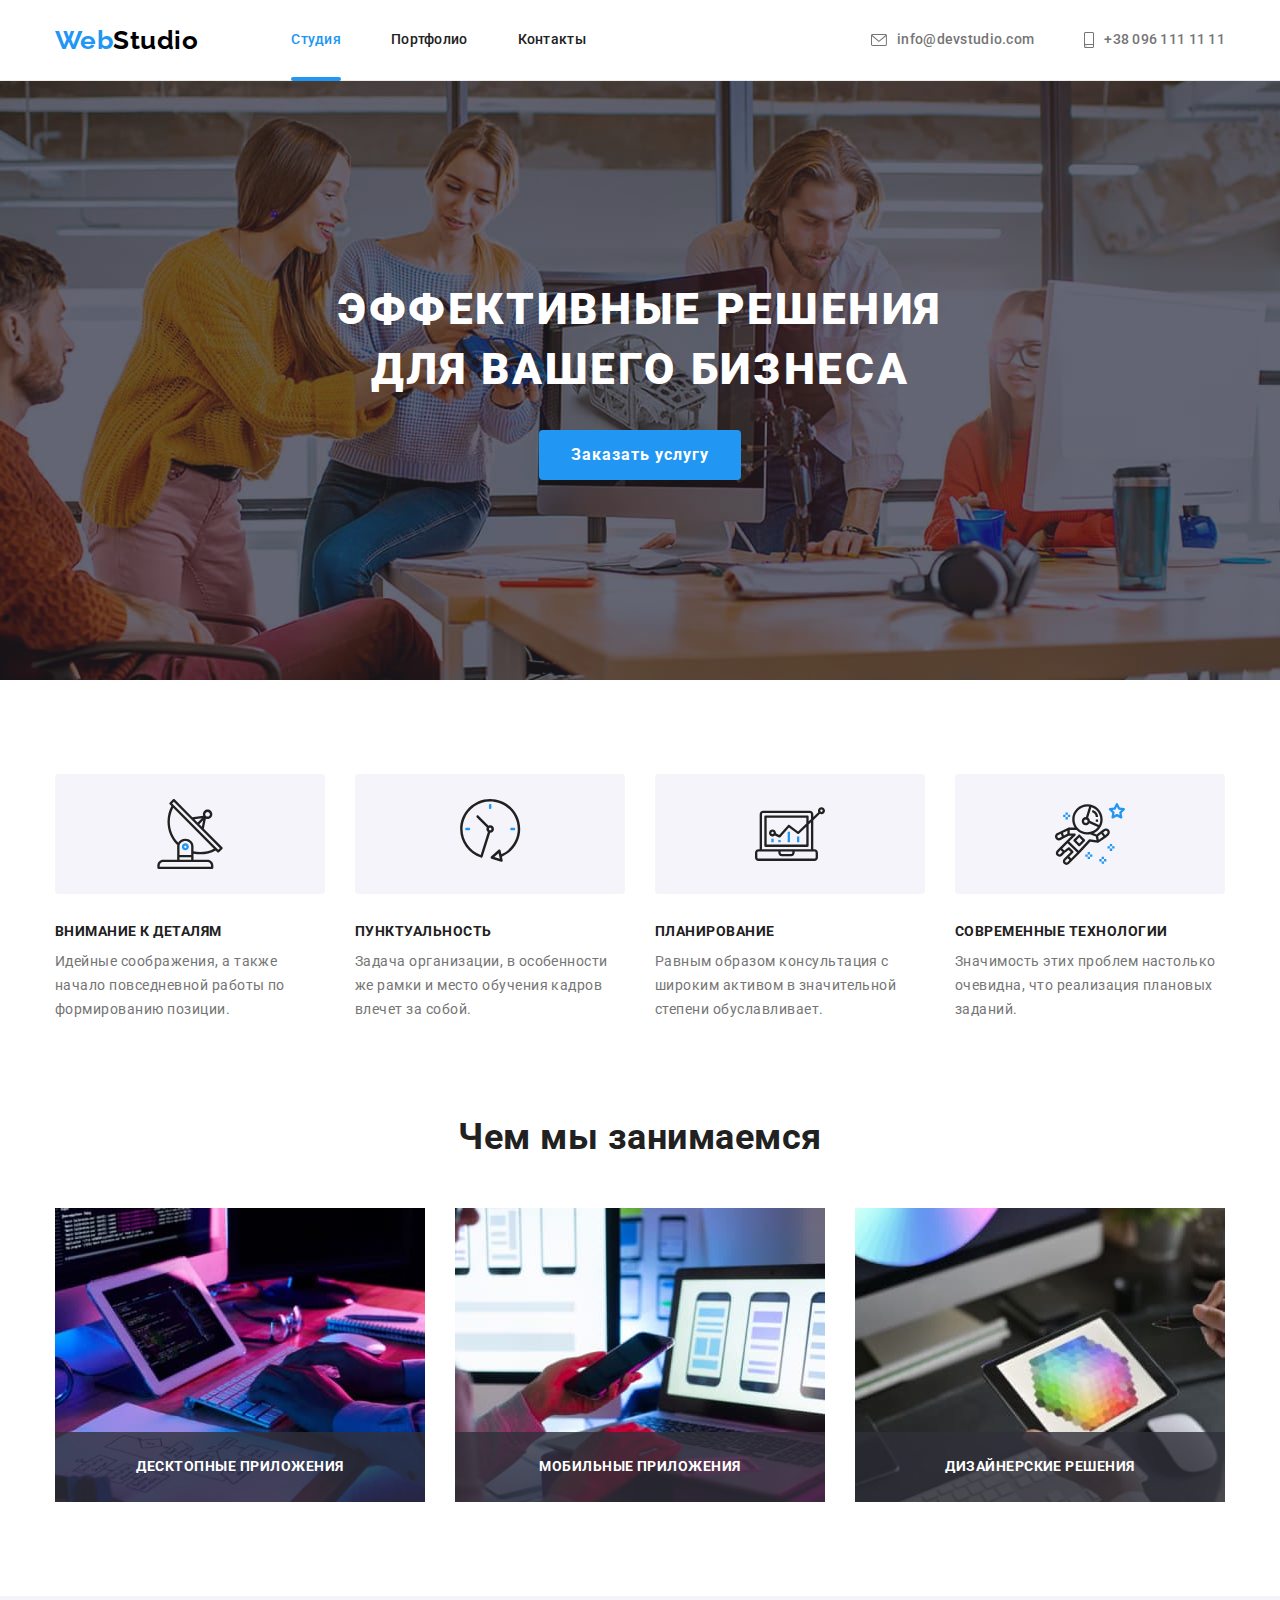
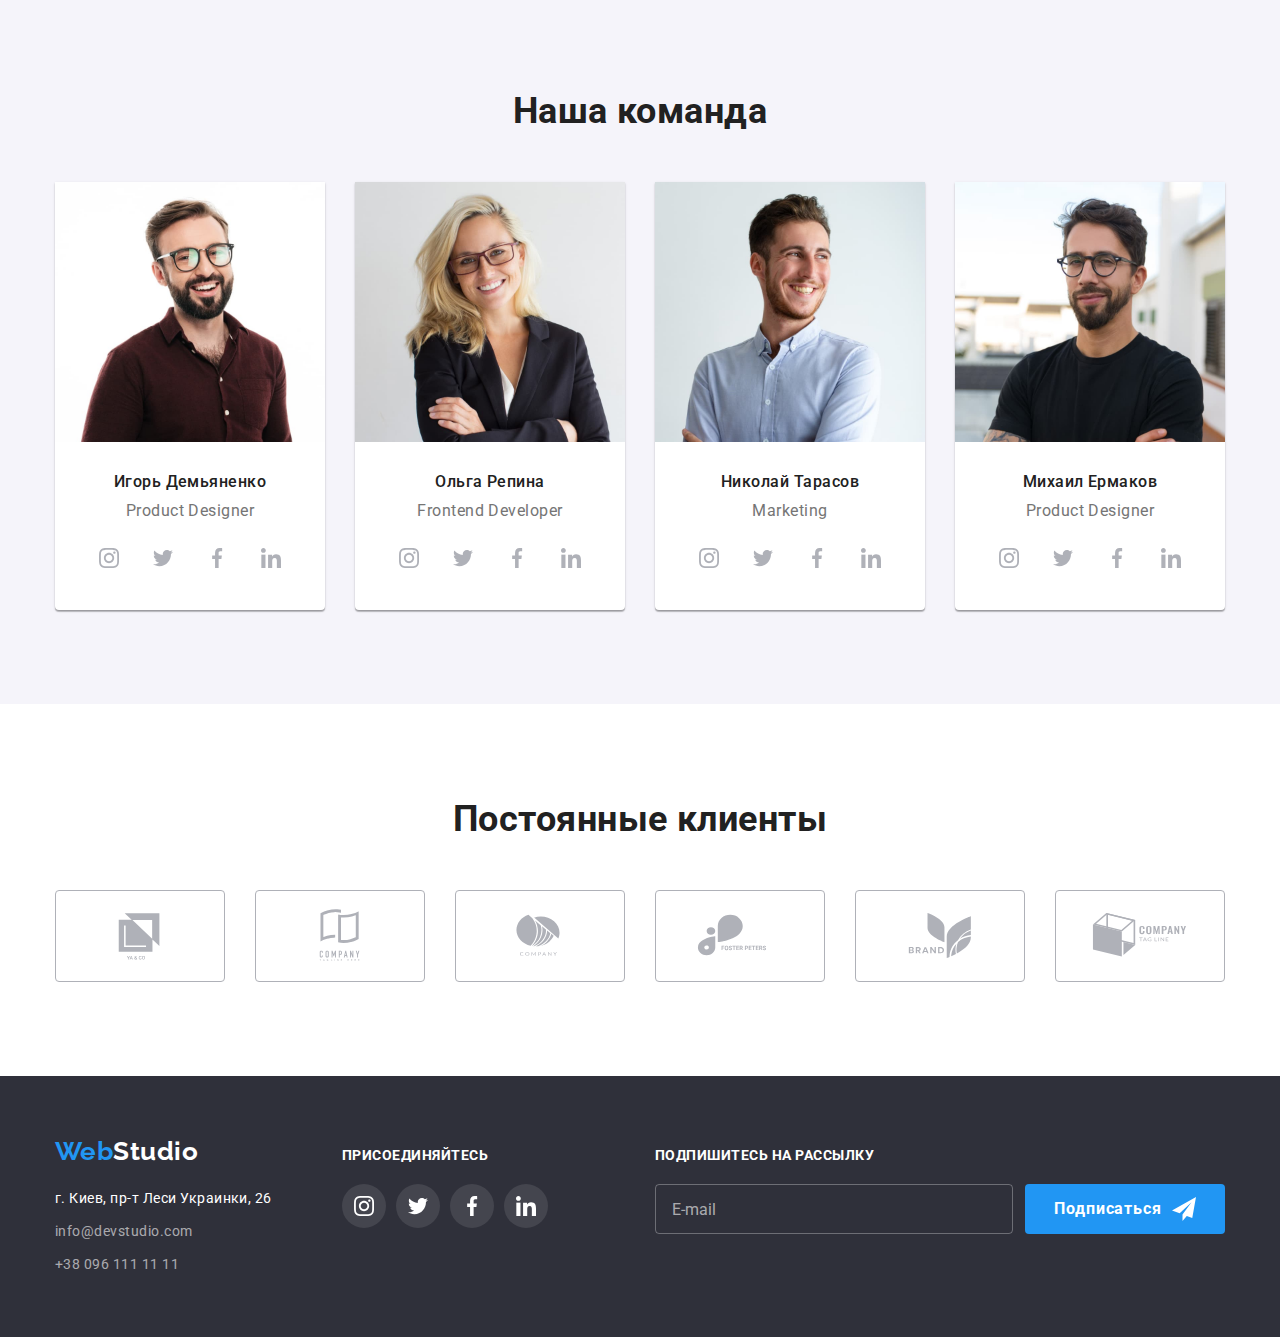
<file: index.html>
<!DOCTYPE html>
<html lang="ru">
  <head>
    <meta charset="UTF-8" />
    <meta http-equiv="X-UA-Compatible" content="IE=edge" />
    <meta name="viewport" content="width=device-width, initial-scale=1.0" />
    <title>Студия</title>

    <link rel="preconnect" href="https://fonts.googleapis.com" />
    <link rel="preconnect" href="https://fonts.gstatic.com" crossorigin />
    <link
      href="https://fonts.googleapis.com/css2?family=Raleway:wght@700&family=Roboto:wght@400;500;700;900&display=swap"
      rel="stylesheet"
    />
    <link
      rel="stylesheet"
      href="https://cdnjs.cloudflare.com/ajax/libs/modern-normalize/1.1.0/modern-normalize.min.css"
      integrity="sha512-wpPYUAdjBVSE4KJnH1VR1HeZfpl1ub8YT/NKx4PuQ5NmX2tKuGu6U/JRp5y+Y8XG2tV+wKQpNHVUX03MfMFn9Q=="
      crossorigin="anonymous"
      referrerpolicy="no-referrer"
    />
    <link rel="stylesheet" href="./css/main.min.css" />
  </head>

  <body>
    <!-- Шапка сайта -->
    <header class="header">
      <div class="container container--header">
        <nav class="nav">
          <a href="./index.html" lang="en" class="logo header__logo link">Web<span>Studio</span></a>
          <!-- Меню навигации -->
          <ul class="nav__list list">
            <li class="nav__item">
              <a href="./index.html" class="nav__link link nav__link--current">Студия</a>
            </li>
            <li class="nav__item">
              <a href="./portfolio.html" class="nav__link link">Портфолио</a>
            </li>
            <li class="nav__item"><a href="#" class="nav__link link">Контакты</a></li>
          </ul>
        </nav>
        <!-- Почта и телефон -->
        <ul class="contacts list">
          <li class="contacts__item">
            <a href="mailto:info@devstudio.com" class="contacts__link link"
              ><svg class="contacts__icon" width="16" height="12">
                <use href="./images/icons.svg#icon-envelope"></use></svg
              >info@devstudio.com</a
            >
          </li>
          <li class="contacts__item">
            <a href="tel:+380961111111" class="contacts__link link"
              ><svg class="contacts__icon" width="10" height="16">
                <use href="./images/icons.svg#icon-smartphone"></use></svg
              >+38 096 111 11 11</a
            >
          </li>
        </ul>
      </div>
    </header>

    <!-- Уникальный контент страницы -->
    <main>
      <!-- Герой -->
      <section class="section hero">
        <div class="container container">
          <h1 class="hero__title">Эффективные решения для вашего бизнеса</h1>
          <button type="button" class="hero__button button" data-modal-open>Заказать услугу</button>
        </div>
      </section>

      <!-- Секция преимущества -->
      <section class="section features">
        <div class="container">
          <h2 class="features__title visually-hidden">Наши преимущества</h2>

          <ul class="features__list list">
            <li class="features__item">
              <div class="features__thumb">
                <svg class="features__icon" width="70" height="70">
                  <use href="./images/icons.svg#icon-antenna"></use>
                </svg>
              </div>
              <h3 class="features__title">Внимание к деталям</h3>
              <p class="features__text">
                Идейные соображения, а также начало повседневной работы по формированию позиции.
              </p>
            </li>
            <li class="features__item">
              <div class="features__thumb">
                <svg class="features__icon" width="70" height="70">
                  <use href="./images/icons.svg#icon-clock"></use>
                </svg>
              </div>
              <h3 class="features__title">Пунктуальность</h3>
              <p class="features__text">
                Задача организации, в особенности же рамки и место обучения кадров влечет за собой.
              </p>
            </li>
            <li class="features__item">
              <div class="features__thumb">
                <svg class="features__icon" width="70" height="70">
                  <use href="./images/icons.svg#icon-diagram"></use>
                </svg>
              </div>
              <h3 class="features__title">Планирование</h3>
              <p class="features__text">
                Равным образом консультация с широким активом в значительной степени обуславливает.
              </p>
            </li>
            <li class="features__item">
              <div class="features__thumb">
                <svg class="features__icon" width="70" height="70">
                  <use href="./images/icons.svg#icon-astronaut"></use>
                </svg>
              </div>
              <h3 class="features__title">Современные технологии</h3>
              <p class="features__text">
                Значимость этих проблем настолько очевидна, что реализация плановых заданий.
              </p>
            </li>
          </ul>
        </div>
      </section>

      <!-- Секция занятия -->
      <section class="section duties">
        <div class="container">
          <h2 class="section__title">Чем мы занимаемся</h2>
          <ul class="duties__list list">
            <li class="duties__item">
              <img
                src="./images/desktop.jpg"
                alt="Человек печатает на клавиатуре перед монитором и планшетом"
                width="370"
                class="duties__picture"
              />
              <h3 class="duties__title">Десктопные приложения</h3>
            </li>
            <li class="duties__item">
              <img
                src="./images/smartphone.jpg"
                alt="Девушка со смартфоном в руке перед монитором "
                width="370"
                class="duties__picture"
              />
              <h3 class="duties__title">Мобильные приложения</h3>
            </li>
            <li class="duties__item">
              <img
                src="./images/design.jpg"
                alt="Палитра цветов на планшете"
                width="370"
                class="duties__picture"
              />
              <h3 class="duties__title">Дизайнерские решения</h3>
            </li>
          </ul>
        </div>
      </section>

      <!-- Секция наша команда -->
      <section class="section team">
        <div class="container">
          <h2 class="section__title">Наша команда</h2>
          <ul class="team__list list">
            <li class="team__item">
              <img src="./images/demianenko.jpg" alt="Игорь Демьяненко" width="270" />
              <div class="team__description">
                <h3 class="team__member">Игорь Демьяненко</h3>
                <p lang="en" class="team__position">Product Designer</p>
                <ul class="social list">
                  <li class="social__item">
                    <a href="" class="social__link link"
                      ><svg class="social__icon" width="20" height="20">
                        <use href="./images/icons.svg#icon-instagram"></use></svg
                    ></a>
                  </li>
                  <li class="social__item">
                    <a href="" class="social__link link"
                      ><svg class="social__icon" width="20" height="20">
                        <use href="./images/icons.svg#icon-twitter"></use></svg
                    ></a>
                  </li>
                  <li class="social__item">
                    <a href="" class="social__link link"
                      ><svg class="social__icon" width="20" height="20">
                        <use href="./images/icons.svg#icon-facebook"></use></svg
                    ></a>
                  </li>
                  <li class="social__item">
                    <a href="" class="social__link link"
                      ><svg class="social__icon" width="20" height="20">
                        <use href="./images/icons.svg#icon-linkedin"></use></svg
                    ></a>
                  </li>
                </ul>
              </div>
            </li>
            <li class="team__item">
              <img src="./images/repina.jpg" alt="Ольга Репина" width="270" />
              <div class="team__description">
                <h3 class="team__member">Ольга Репина</h3>
                <p lang="en" class="team__position">Frontend Developer</p>
                <ul class="social list">
                  <li class="social__item">
                    <a href="" class="social__link link"
                      ><svg class="social__icon" width="20" height="20">
                        <use href="./images/icons.svg#icon-instagram"></use></svg
                    ></a>
                  </li>
                  <li class="social__item">
                    <a href="" class="social__link link"
                      ><svg class="social__icon" width="20" height="20">
                        <use href="./images/icons.svg#icon-twitter"></use></svg
                    ></a>
                  </li>
                  <li class="social__item">
                    <a href="" class="social__link link"
                      ><svg class="social__icon" width="20" height="20">
                        <use href="./images/icons.svg#icon-facebook"></use></svg
                    ></a>
                  </li>
                  <li class="social__item">
                    <a href="" class="social__link link"
                      ><svg class="social__icon" width="20" height="20">
                        <use href="./images/icons.svg#icon-linkedin"></use></svg
                    ></a>
                  </li>
                </ul>
              </div>
            </li>
            <li class="team__item">
              <img src="./images/tarasov.jpg" alt="Николай Тарасов" width="270" />
              <div class="team__description">
                <h3 class="team__member">Николай Тарасов</h3>
                <p lang="en" class="team__position">Marketing</p>
                <ul class="social list">
                  <li class="social__item">
                    <a href="" class="social__link link"
                      ><svg class="social__icon" width="20" height="20">
                        <use href="./images/icons.svg#icon-instagram"></use></svg
                    ></a>
                  </li>
                  <li class="social__item">
                    <a href="" class="social__link link"
                      ><svg class="social__icon" width="20" height="20">
                        <use href="./images/icons.svg#icon-twitter"></use></svg
                    ></a>
                  </li>
                  <li class="social__item">
                    <a href="" class="social__link link"
                      ><svg class="social__icon" width="20" height="20">
                        <use href="./images/icons.svg#icon-facebook"></use></svg
                    ></a>
                  </li>
                  <li class="social__item">
                    <a href="" class="social__link link"
                      ><svg class="social__icon" width="20" height="20">
                        <use href="./images/icons.svg#icon-linkedin"></use></svg
                    ></a>
                  </li>
                </ul>
              </div>
            </li>
            <li class="team__item">
              <img src="./images/ermakov.jpg" alt="Михаил Ермаков" width="270" />
              <div class="team__description">
                <h3 class="team__member">Михаил Ермаков</h3>
                <p lang="en" class="team__position">Product Designer</p>
                <ul class="social list">
                  <li class="social__item">
                    <a href="" class="social__link link"
                      ><svg class="social__icon" width="20" height="20">
                        <use href="./images/icons.svg#icon-instagram"></use></svg
                    ></a>
                  </li>
                  <li class="social__item">
                    <a href="" class="social__link link"
                      ><svg class="social__icon" width="20" height="20">
                        <use href="./images/icons.svg#icon-twitter"></use></svg
                    ></a>
                  </li>
                  <li class="social__item">
                    <a href="" class="social__link link"
                      ><svg class="social__icon" width="20" height="20">
                        <use href="./images/icons.svg#icon-facebook"></use></svg
                    ></a>
                  </li>
                  <li class="social__item">
                    <a href="" class="social__link link"
                      ><svg class="social__icon" width="20" height="20">
                        <use href="./images/icons.svg#icon-linkedin"></use></svg
                    ></a>
                  </li>
                </ul>
              </div>
            </li>
          </ul>
        </div>
      </section>

      <!-- Секция постоянные клиенты -->
      <section class="section customers">
        <div class="container">
          <h2 class="section__title">Постоянные клиенты</h2>
          <ul class="customers__list list">
            <li class="customers__item">
              <a href="" class="customers__link link"
                ><svg class="customers__icon" width="106" height="60">
                  <use href="./images/icons.svg#icon-logo1"></use></svg
              ></a>
            </li>
            <li class="customers__item">
              <a href="" class="customers__link link"
                ><svg class="customers__icon" width="106" height="60">
                  <use href="./images/icons.svg#icon-logo2"></use></svg
              ></a>
            </li>
            <li class="customers__item">
              <a href="" class="customers__link link"
                ><svg class="customers__icon" width="106" height="60">
                  <use href="./images/icons.svg#icon-logo3"></use></svg
              ></a>
            </li>
            <li class="customers__item">
              <a href="" class="customers__link link"
                ><svg class="customers__icon" width="106" height="60">
                  <use href="./images/icons.svg#icon-logo4"></use></svg
              ></a>
            </li>
            <li class="customers__item">
              <a href="" class="customers__link link"
                ><svg class="customers__icon" width="106" height="60">
                  <use href="./images/icons.svg#icon-logo5"></use></svg
              ></a>
            </li>
            <li class="customers__item">
              <a href="" class="customers__link link"
                ><svg class="customers__icon" width="106" height="60">
                  <use href="./images/icons.svg#icon-logo6"></use></svg
              ></a>
            </li>
          </ul>
        </div>
      </section>
    </main>

    <!-- Футер -->
    <footer class="footer">
      <div class="container container--footer">
        <div class="footer__nav">
          <a href="./index.html" lang="en" class="logo footer__logo link">Web<span>Studio</span></a>
          <address class="address">
            <ul class="address__list list">
              <li class="address__item">
                <a
                  class="address__link--map link"
                  href="https://goo.gl/maps/PAVZdiAaU4yc4mdU7"
                  target="_blank"
                  rel="noopener, nofollow, noreferrer"
                  >г. Киев, пр-т Леси Украинки, 26</a
                >
              </li>
              <li class="address__item">
                <a href="mailto:info@devstudio.com" class="address__link link">
                  info@devstudio.com
                </a>
              </li>
              <li class="address__item">
                <a href="tel:+380961111111" class="address__link link">+38 096 111 11 11</a>
              </li>
            </ul>
          </address>
        </div>
        <div class="join-networks">
          <p class="join-networks__text">присоединяйтесь</p>
          <ul class="join-networks__list social list">
            <li class="social__item">
              <a href="" class="social__link social__link--white link"
                ><svg class="social__icon" width="20" height="20">
                  <use href="./images/icons.svg#icon-instagram"></use></svg
              ></a>
            </li>
            <li class="social__item">
              <a href="" class="social__link social__link--white link"
                ><svg class="social__icon" width="20" height="20">
                  <use href="./images/icons.svg#icon-twitter"></use></svg
              ></a>
            </li>
            <li class="social__item">
              <a href="" class="social__link social__link--white link"
                ><svg class="social__icon" width="20" height="20">
                  <use href="./images/icons.svg#icon-facebook"></use></svg
              ></a>
            </li>
            <li class="social__item">
              <a href="" class="social__link social__link--white link"
                ><svg class="social__icon" width="20" height="20">
                  <use href="./images/icons.svg#icon-linkedin"></use></svg
              ></a>
            </li>
          </ul>
        </div>
        <div class="subscription">
          <p class="subscription__text">подпишитесь на рассылку</p>
          <form action="#" class="subscription-form">
            <input
              type="email"
              name="user-email"
              class="subscription-form__input"
              placeholder="E-mail"
            />
            <button type="submit" class="subscription-form__button button">
              Подписаться
              <svg class="icon-telegram" width="24" height="24">
                <use href="./images/icons.svg#icon-telegram"></use>
              </svg>
            </button>
          </form>
        </div>
      </div>
    </footer>
    <div class="backdrop is-hidden" data-modal>
      <div class="modal">
        <button type="button" class="modal__close-button" data-modal-close>
          <svg class="modal__icon-close" width="18" height="18">
            <use href="./images/icons.svg#icon-close"></use>
          </svg>
        </button>

        <p class="modal__title">Оставьте свои данные, мы вам перезвоним</p>
        <form action="#" class="modal-form">
          <div class="modal-form__field">
            <label for="user-name" class="modal-form__label">Имя</label>
            <div class="modal-form__wrap">
              <input
                type="text"
                name="user-name"
                id="user-name"
                class="modal-form__input"
                required
              />
              <svg class="modal-form__icon" width="18" height="18">
                <use href="./images/icons.svg#icon-person"></use>
              </svg>
            </div>
          </div>
          <div class="modal-form__field">
            <label for="user-tel" class="modal-form__label">Телефон</label>
            <div class="modal-form__wrap">
              <input type="tel" name="user-name" id="user-tel" class="modal-form__input" required />
              <svg class="modal-form__icon" width="18" height="18">
                <use href="./images/icons.svg#icon-phone"></use>
              </svg>
            </div>
          </div>
          <div class="modal-form__field">
            <label for="user-email" class="modal-form__label">Почта</label>
            <div class="modal-form__wrap">
              <input
                type="email"
                name="user-email"
                id="user-email"
                class="modal-form__input"
                required
              />
              <svg class="modal-form__icon" width="18" height="18">
                <use href="./images/icons.svg#icon-email"></use>
              </svg>
            </div>
          </div>
          <div class="modal-form__comment-field">
            <label for="user-comment" class="modal-form__label">Комментарий</label>
            <textarea
              name="user-comment"
              id="user-comment"
              class="modal-form__text"
              placeholder="Введите текст"
            ></textarea>
          </div>
          <div class="modal-form__agreement-field">
            <input
              type="checkbox"
              name="agreement"
              id="modal-check"
              class="modal-form__check visually-hidden"
            />
            <label for="modal-check" class="modal-form__check-text"
              ><span
                ><svg class="modal-form__icon-check" width="16" height="15">
                  <use href="./images/icons.svg#icon-check"></use>
                </svg> </span
              >Соглашаюсь с рассылкой и принимаю<a href="" class="modal-form__agreement-link"
                >Условия договора</a
              ></label
            >
          </div>
          <button type="submit" class="modal-form__button button">Отправить</button>
        </form>
      </div>
    </div>
    <script src="./js/modal.js"></script>
  </body>
</html>
</file>
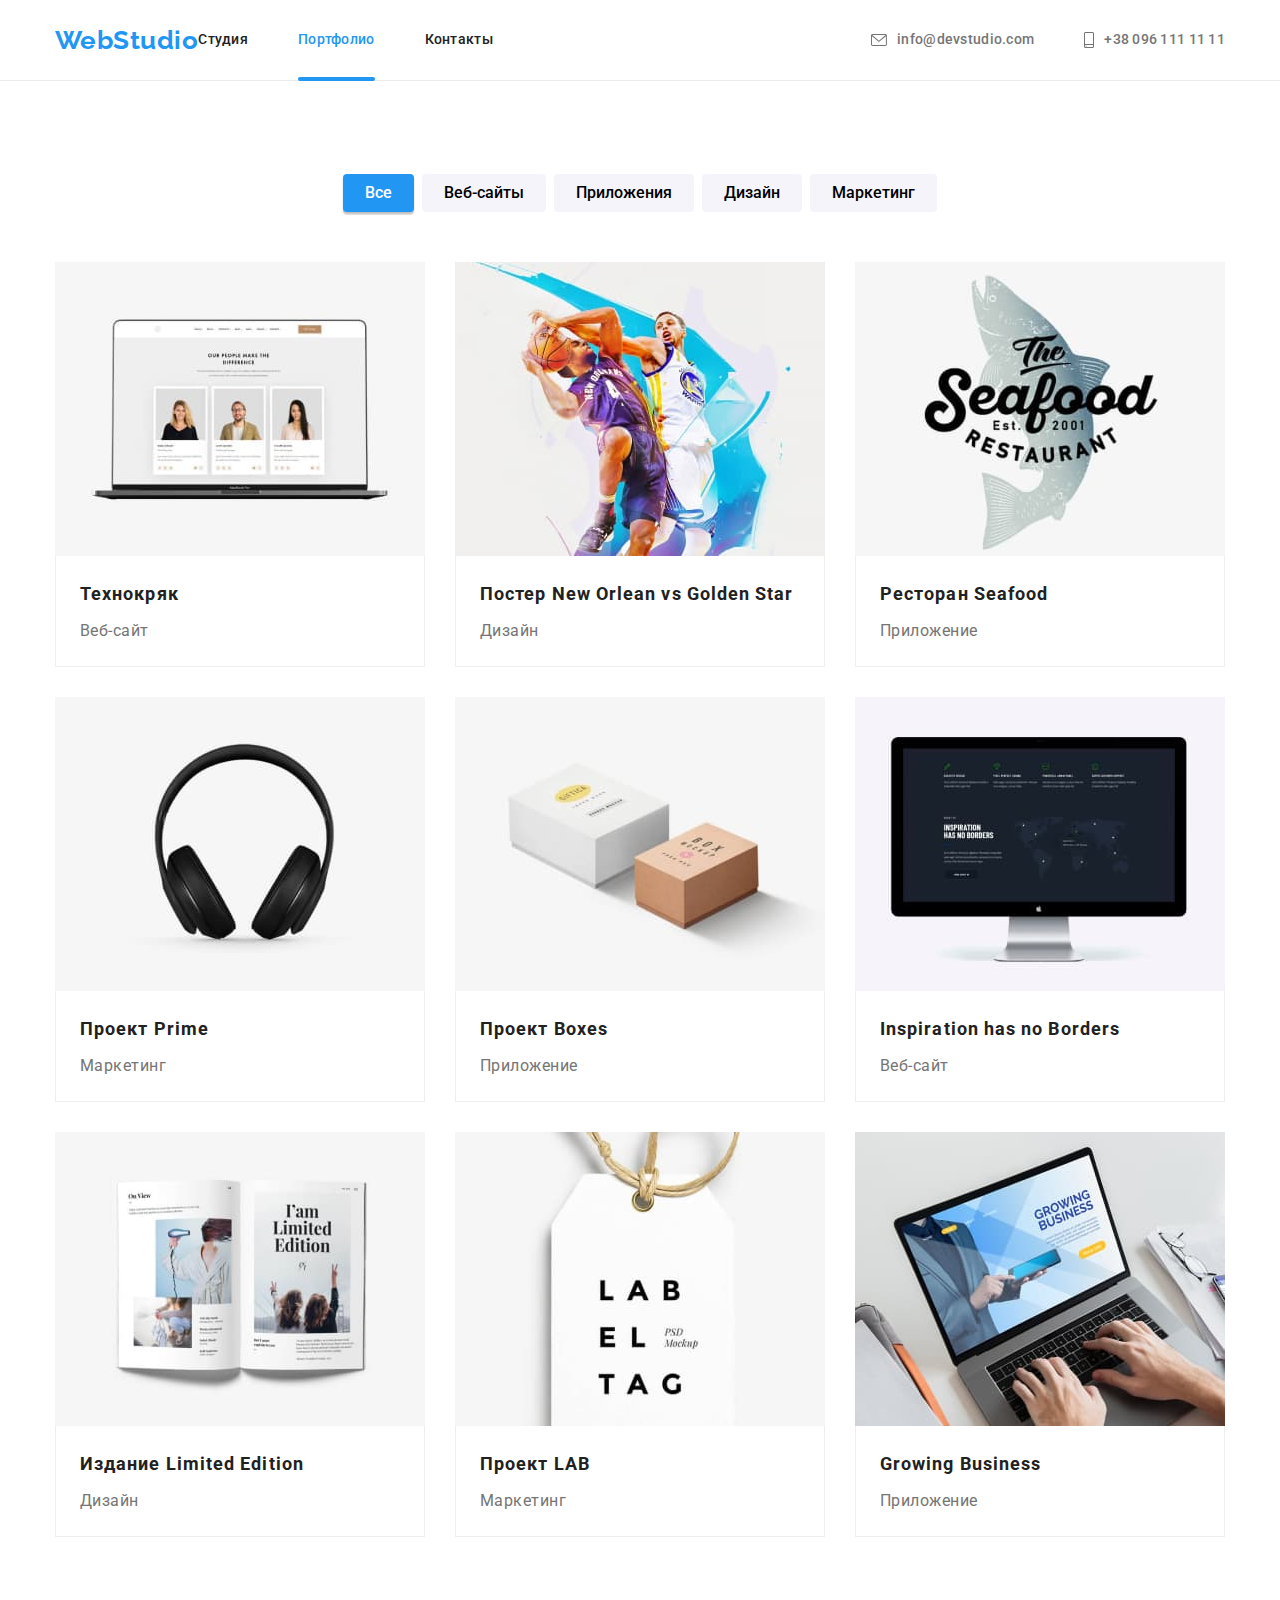
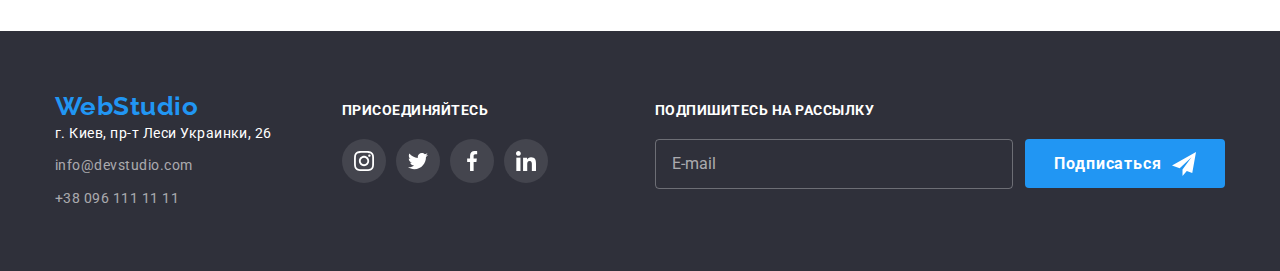
<file: portfolio.html>
<!DOCTYPE html>
<html lang="ru">
  <head>
    <meta charset="UTF-8" />
    <meta http-equiv="X-UA-Compatible" content="IE=edge" />
    <meta name="viewport" content="width=device-width, initial-scale=1.0" />
    <title>Портфолио</title>

    <link rel="preconnect" href="https://fonts.googleapis.com" />
    <link rel="preconnect" href="https://fonts.gstatic.com" crossorigin />
    <link
      href="https://fonts.googleapis.com/css2?family=Raleway:wght@700&family=Roboto:wght@400;500;700;900&display=swap"
      rel="stylesheet"
    />
    <link
      rel="stylesheet"
      href="https://cdnjs.cloudflare.com/ajax/libs/modern-normalize/1.1.0/modern-normalize.min.css"
      integrity="sha512-wpPYUAdjBVSE4KJnH1VR1HeZfpl1ub8YT/NKx4PuQ5NmX2tKuGu6U/JRp5y+Y8XG2tV+wKQpNHVUX03MfMFn9Q=="
      crossorigin="anonymous"
      referrerpolicy="no-referrer"
    />
    <link rel="stylesheet" href="./css/main.min.css" />
  </head>

  <body>
    <!-- Шапка сайта -->
    <header class="header">
      <div class="container container--header">
        <nav class="nav">
          <a href="./index.html" lang="en" class="logo link">Web<span>Studio</span></a>
          <!-- Меню навигации -->
          <ul class="nav__list list">
            <li class="nav__item">
              <a href="./index.html" class="nav__link link">Студия</a>
            </li>
            <li class="nav__item">
              <a href="./portfolio.html" class="nav__link link nav__link--current">Портфолио</a>
            </li>
            <li class="nav__item"><a href="#" class="nav__link link">Контакты</a></li>
          </ul>
        </nav>
        <!-- Почта и телефон -->
        <ul class="contacts list">
          <li class="contacts__item">
            <a href="mailto:info@devstudio.com" class="contacts__link link"
              ><svg class="contacts__icon" width="16" height="12">
                <use href="./images/icons.svg#icon-envelope"></use></svg
              >info@devstudio.com</a
            >
          </li>
          <li class="contacts__item">
            <a href="tel:+380961111111" class="contacts__link link"
              ><svg class="contacts__icon" width="10" height="16">
                <use href="./images/icons.svg#icon-smartphone"></use></svg
              >+38 096 111 11 11</a
            >
          </li>
        </ul>
      </div>
    </header>

    <!-- Уникальный контент страницы -->
    <main>
      <!-- Наше портфолио -->
      <section class="section portfolio">
        <div class="container">
          <h1 class="portfolio__title visually-hidden">Портфолио проектов</h1>
          <!-- Набор фильтров -->
          <ul class="filter__list list">
            <li class="filter__item">
              <button type="button" class="filter__button filter__button--active">Все</button>
            </li>
            <li class="filter__item">
              <button type="button" class="filter__button">Веб-сайты</button>
            </li>
            <li class="filter__item">
              <button type="button" class="filter__button">Приложения</button>
            </li>
            <li class="filter__item">
              <button type="button" class="filter__button">Дизайн</button>
            </li>
            <li class="filter__item">
              <button type="button" class="filter__button">Маркетинг</button>
            </li>
          </ul>
          <!-- Набор карточек с проектами -->
          <ul class="projects__list list">
            <li class="project__item">
              <a href="" class="project__link link">
                <div class="project__thumb">
                  <img
                    src="./images/portfolio-project1.jpg"
                    alt="Ноутбук с изображением карточек сотрудников"
                    width="370"
                    class="project__picture"
                  />
                  <div class="project__overlay">
                    <p class="project__overlay-text">
                      Технокряк это современная площадка распространения коронавируса. Компании
                      используют эту платформу для цифрового шпионажа и атак на защищённые сервера
                      конкурентов.
                    </p>
                  </div>
                </div>
                <div class="project__description">
                  <h2 class="project__title">Технокряк</h2>
                  <p class="project__text">Веб-сайт</p>
                </div>
              </a>
            </li>
            <li class="project__item">
              <a href="" class="project__link link">
                <div class="project__thumb">
                  <img
                    src="./images/portfolio-project2.jpg"
                    alt="Два баскетболиста с мячом в прыжке"
                    width="370"
                    class="project__picture"
                  />
                  <div class="project__overlay">
                    <p class="project__overlay-text">
                      Технокряк это современная площадка распространения коронавируса. Компании
                      используют эту платформу для цифрового шпионажа и атак на защищённые сервера
                      конкурентов.
                    </p>
                  </div>
                </div>
                <div class="project__description">
                  <h2 class="project__title">
                    Постер <span lang="en">New Orlean vs Golden Star</span>
                  </h2>
                  <p class="project__text">Дизайн</p>
                </div>
              </a>
            </li>
            <li class="project__item">
              <a href="" class="project__link link">
                <div class="project__thumb">
                  <img
                    src="./images/portfolio-project3.jpg"
                    alt="Вывеска рыбного ресторана"
                    width="370"
                    class="project__picture"
                  />
                  <div class="project__overlay">
                    <p class="project__overlay-text">
                      Технокряк это современная площадка распространения коронавируса. Компании
                      используют эту платформу для цифрового шпионажа и атак на защищённые сервера
                      конкурентов.
                    </p>
                  </div>
                </div>
                <div class="project__description">
                  <h2 class="project__title">Ресторан <span lang="en">Seafood</span></h2>
                  <p class="project__text">Приложение</p>
                </div>
              </a>
            </li>
            <li class="project__item">
              <a href="" class="project__link link">
                <div class="project__thumb">
                  <img
                    src="./images/portfolio-project4.jpg"
                    alt="Накладные наушники"
                    width="370"
                    class="project__picture"
                  />
                  <div class="project__overlay">
                    <p class="project__overlay-text">
                      Технокряк это современная площадка распространения коронавируса. Компании
                      используют эту платформу для цифрового шпионажа и атак на защищённые сервера
                      конкурентов.
                    </p>
                  </div>
                </div>
                <div class="project__description">
                  <h2 class="project__title">Проект <span lang="en">Prime</span></h2>
                  <p class="project__text">Маркетинг</p>
                </div>
              </a>
            </li>
            <li class="project__item">
              <a href="" class="project__link link">
                <div class="project__thumb">
                  <img
                    src="./images/portfolio-project5.jpg"
                    alt="Картонные коробки с надписями"
                    width="370"
                    class="project__picture"
                  />
                  <div class="project__overlay">
                    <p class="project__overlay-text">
                      Технокряк это современная площадка распространения коронавируса. Компании
                      используют эту платформу для цифрового шпионажа и атак на защищённые сервера
                      конкурентов.
                    </p>
                  </div>
                </div>
                <div class="project__description">
                  <h2 class="project__title">Проект <span lang="en">Boxes</span></h2>
                  <p class="project__text">Приложение</p>
                </div>
              </a>
            </li>
            <li class="project__item">
              <a href="" class="project__link link">
                <div class="project__thumb">
                  <img
                    src="./images/portfolio-project6.jpg"
                    alt="Монитор"
                    width="370"
                    class="project__picture"
                  />
                  <div class="project__overlay">
                    <p class="project__overlay-text">
                      Технокряк это современная площадка распространения коронавируса. Компании
                      используют эту платформу для цифрового шпионажа и атак на защищённые сервера
                      конкурентов.
                    </p>
                  </div>
                </div>
                <div class="project__description">
                  <h2 lang="en" class="project__title">Inspiration has no Borders</h2>
                  <p class="project__text">Веб-сайт</p>
                </div>
              </a>
            </li>
            <li class="project__item">
              <a href="" class="project__link link">
                <div class="project__thumb">
                  <img
                    src="./images/portfolio-project7.jpg"
                    alt="Открытая книга"
                    width="370"
                    class="project__picture"
                  />
                  <div class="project__overlay">
                    <p class="project__overlay-text">
                      Технокряк это современная площадка распространения коронавируса. Компании
                      используют эту платформу для цифрового шпионажа и атак на защищённые сервера
                      конкурентов.
                    </p>
                  </div>
                </div>
                <div class="project__description">
                  <h2 class="project__title">Издание <span lang="en">Limited Edition</span></h2>
                  <p class="project__text">Дизайн</p>
                </div>
              </a>
            </li>
            <li class="project__item">
              <a href="" class="project__link link">
                <div class="project__thumb">
                  <img
                    src="./images/portfolio-project8.jpg"
                    alt="Бирка с надписью"
                    width="370"
                    class="project__picture"
                  />
                  <div class="project__overlay">
                    <p class="project__overlay-text">
                      Технокряк это современная площадка распространения коронавируса. Компании
                      используют эту платформу для цифрового шпионажа и атак на защищённые сервера
                      конкурентов.
                    </p>
                  </div>
                </div>
                <div class="project__description">
                  <h2 class="project__title">Проект <span lang="en">LAB</span></h2>
                  <p class="project__text">Маркетинг</p>
                </div>
              </a>
            </li>
            <li class="project__item">
              <a href="" class="project__link link">
                <div class="project__thumb">
                  <img
                    src="./images/portfolio-project9.jpg"
                    alt="Человек работающий на ноутбуке"
                    width="370"
                    class="project__picture"
                  />
                  <div class="project__overlay">
                    <p class="project__overlay-text">
                      Технокряк это современная площадка распространения коронавируса. Компании
                      используют эту платформу для цифрового шпионажа и атак на защищённые сервера
                      конкурентов.
                    </p>
                  </div>
                </div>
                <div class="project__description">
                  <h2 lang="en" class="project__title">Growing Business</h2>
                  <p class="project__text">Приложение</p>
                </div>
              </a>
            </li>
          </ul>
        </div>
      </section>
    </main>

    <!-- Футер -->
    <footer class="footer">
      <div class="container container--footer">
        <div class="footer__nav">
          <a href="./index.html" lang="en" class="logo link">Web<span>Studio</span></a>
          <address class="address">
            <ul class="address__list list">
              <li class="address__item">
                <a
                  class="address__link--map link"
                  href="https://goo.gl/maps/PAVZdiAaU4yc4mdU7"
                  target="_blank"
                  rel="noopener, nofollow, noreferrer"
                  >г. Киев, пр-т Леси Украинки, 26</a
                >
              </li>
              <li class="address__item">
                <a href="mailto:info@devstudio.com" class="address__link link">
                  info@devstudio.com
                </a>
              </li>
              <li class="address__item">
                <a href="tel:+380961111111" class="address__link link">+38 096 111 11 11</a>
              </li>
            </ul>
          </address>
        </div>
        <div class="join-networks">
          <p class="join-networks__text">присоединяйтесь</p>
          <ul class="join-networks__list social list">
            <li class="social__item">
              <a href="" class="social__link social__link--white link"
                ><svg class="social__icon" width="20" height="20">
                  <use href="./images/icons.svg#icon-instagram"></use></svg
              ></a>
            </li>
            <li class="social__item">
              <a href="" class="social__link social__link--white link"
                ><svg class="social__icon" width="20" height="20">
                  <use href="./images/icons.svg#icon-twitter"></use></svg
              ></a>
            </li>
            <li class="social__item">
              <a href="" class="social__link social__link--white link"
                ><svg class="social__icon" width="20" height="20">
                  <use href="./images/icons.svg#icon-facebook"></use></svg
              ></a>
            </li>
            <li class="social__item">
              <a href="" class="social__link social__link--white link"
                ><svg class="social__icon" width="20" height="20">
                  <use href="./images/icons.svg#icon-linkedin"></use></svg
              ></a>
            </li>
          </ul>
        </div>
        <div class="subscription">
          <p class="subscription__text">подпишитесь на рассылку</p>
          <form action="#" class="subscription-form">
            <input
              type="email"
              name="user-email"
              class="subscription-form__input"
              placeholder="E-mail"
            />
            <button type="submit" class="subscription-form__button button">
              Подписаться
              <svg class="icon-telegram" width="24" height="24">
                <use href="./images/icons.svg#icon-telegram"></use>
              </svg>
            </button>
          </form>
        </div>
      </div>
    </footer>
  </body>
</html>
</file>
<file: css/main.min.css>
/*! modern-normalize v1.1.0 | MIT License | https://github.com/sindresorhus/modern-normalize */*,::before,::after{box-sizing:border-box}html{line-height:1.15;-webkit-text-size-adjust:100%;-moz-tab-size:4;tab-size:4}body{margin:0;font-family:system-ui,-apple-system,"Segoe UI",Roboto,Helvetica,Arial,sans-serif,"Apple Color Emoji","Segoe UI Emoji"}hr{height:0;color:inherit}abbr[title]{text-decoration:underline dotted}b,strong{font-weight:bolder}code,kbd,samp,pre{font-family:ui-monospace, SFMono-Regular, Consolas, 'Liberation Mono', Menlo, monospace;font-size:1em}small{font-size:80%}sub,sup{font-size:75%;line-height:0;position:relative;vertical-align:baseline}sub{bottom:-0.25em}sup{top:-0.5em}table{text-indent:0;border-color:inherit}button,input,optgroup,select,textarea{font-family:inherit;font-size:100%;line-height:1.15;margin:0}button,select{text-transform:none}button,[type='button'],[type='reset'],[type='submit']{-webkit-appearance:button}::-moz-focus-inner{border-style:none;padding:0}:-moz-focusring{outline:1px dotted ButtonText}:-moz-ui-invalid{box-shadow:none}legend{padding:0}progress{vertical-align:baseline}::-webkit-inner-spin-button,::-webkit-outer-spin-button{height:auto}[type='search']{-webkit-appearance:textfield;outline-offset:-2px}::-webkit-search-decoration{-webkit-appearance:none}::-webkit-file-upload-button{-webkit-appearance:button;font:inherit}summary{display:list-item}p,h1,h2,h3,h4,h5,h6{margin:0}ul{margin:0;padding:0}button{cursor:pointer}img{display:block;max-width:100%;height:auto;object-fit:cover}body{font-family:'Roboto', sans-serif;letter-spacing:0.03em;padding-top:80px;background-color:#fff;color:#212121}.link{text-decoration:none;display:block}.list{list-style:none}.visually-hidden{position:absolute;width:1px;height:1px;margin:-1px;border:0;padding:0;clip:rect(0 0 0 0);overflow:hidden}.contacts,.modal-form__agreement-field,.modal-form__check-text,.modal-form__check-text span{display:flex;align-items:center}.container{width:1200px;padding:0 15px;margin:0 auto}.container--header{display:flex;align-items:center}.container--footer{display:flex;align-items:baseline}.section{padding:94px 0}.section__title{font-size:36px;font-weight:700;line-height:1.17;text-align:center;margin-bottom:50px}.features__title{font-size:14px;font-weight:700;line-height:1.14;text-transform:uppercase;margin-bottom:10px}.duties__title{position:absolute;left:0;bottom:0;font-size:14px;font-weight:700;line-height:1.14;text-transform:uppercase;width:100%;height:70px;display:flex;align-items:center;justify-content:center;color:#fff;background-color:rgba(47,48,58,0.8)}.project__title{font-size:18px;font-weight:700;line-height:2;letter-spacing:0.06em;margin-bottom:4px}.contacts{margin-left:auto}.contacts__item:not(:last-child){margin-right:50px}.contacts__icon{margin-right:10px;fill:currentColor}.contacts__link{color:#757575;display:flex;align-items:center;font-size:14px;font-weight:500;line-height:1.14;letter-spacing:0.02em;padding:32px 0;transition:color 250ms cubic-bezier(0.4, 0, 0.2, 1)}.contacts__link:hover,.contacts__link:focus{color:#2196f3}.address__link{color:rgba(255,255,255,0.6);transition:color 250ms cubic-bezier(0.4, 0, 0.2, 1)}.address__link:hover,.address__link:focus{color:#2196f3}.address__link--map{color:#fff;transition:color 250ms cubic-bezier(0.4, 0, 0.2, 1)}.address__link--map:hover,.address__link--map:focus{color:#2196f3}.address__item{font-style:normal;font-size:14px;line-height:1.71;color:#fff}.address__item:not(:last-child){margin-bottom:9px}.nav{display:flex;align-items:center}.nav__list{display:flex;align-items:center}.nav__item:not(:last-child){margin-right:50px}.nav__link{position:relative;color:#212121;font-size:14px;font-weight:500;line-height:1.14;letter-spacing:0.02em;padding:32px 0;transition:color 250ms cubic-bezier(0.4, 0, 0.2, 1)}.nav__link:hover,.nav__link:focus{color:#2196f3}.nav__link--current{color:#2196f3}.nav__link--current::after{content:"";position:absolute;left:0;bottom:-1px;width:100%;height:4px;background-color:#2196f3;border-radius:2px}.button{display:block;font-family:inherit;font-size:16px;font-weight:700;line-height:1.87;letter-spacing:0.06em;color:#fff;background-color:#2196f3;border:none;border-radius:4px;min-width:200px;margin:auto;transition:color 250ms cubic-bezier(0.4, 0, 0.2, 1),background-color 250ms cubic-bezier(0.4, 0, 0.2, 1)}.button:focus,.button:hover{color:#fff;background-color:#188ce8}.filter__list{display:flex;align-items:center;justify-content:center;margin-bottom:50px}.filter__item:not(:last-child){margin-right:8px}.filter__button{font-family:inherit;font-size:16px;font-weight:500;line-height:1.62;background-color:#f5f4fa;border:none;border-radius:4px;padding:6px 22px;transition:color 250ms cubic-bezier(0.4, 0, 0.2, 1),background-color 250ms cubic-bezier(0.4, 0, 0.2, 1),box-shadow 250ms cubic-bezier(0.4, 0, 0.2, 1)}.filter__button:hover,.filter__button:focus,.filter__button--active{color:#fff;background-color:#2196f3;box-shadow:0px 3px 1px rgba(0,0,0,0.1),0px 1px 2px rgba(0,0,0,0.08),0px 2px 2px rgba(0,0,0,0.12);border-radius:4px}.modal-form__field{margin-bottom:10px}.modal-form__comment-field{margin-bottom:20px}.modal-form__agreement-field{justify-content:center;margin-bottom:30px}.modal-form__input{height:40px;padding-left:42px;width:100%;border:1px solid rgba(33,33,33,0.2);border-radius:4px;background-color:transparent;outline:none;font-size:14px;line-height:1.14;letter-spacing:0.01em;transition:border-color 250ms cubic-bezier(0.4, 0, 0.2, 1)}.modal-form__input:focus{border-color:#2196f3}.modal-form__input::placeholder{color:rgba(117,117,117,0.5)}.modal-form__input:focus+.modal-form__icon{fill:#2196f3}.modal-form__text{height:120px;resize:none;padding:12px 16px;width:100%;border:1px solid rgba(33,33,33,0.2);border-radius:4px;background-color:transparent;outline:none;font-size:14px;line-height:1.14;letter-spacing:0.01em;transition:border-color 250ms cubic-bezier(0.4, 0, 0.2, 1)}.modal-form__text:focus{border-color:#2196f3}.modal-form__text::placeholder{color:rgba(117,117,117,0.5)}.modal-form__label{font-size:12px;line-height:1.17;letter-spacing:0.01em;display:block;margin-bottom:4px;color:#757575}.modal-form__wrap{position:relative}.modal-form__icon{position:absolute;top:50%;left:12px;transform:translateY(-50%);transition:fill 250ms cubic-bezier(0.4, 0, 0.2, 1)}.modal__close-button{position:absolute;top:8px;right:8px;width:30px;height:30px;background-color:transparent;border:1px solid rgba(0,0,0,0.1);border-radius:50%;display:flex;align-items:center;justify-content:center;transition:color 250ms cubic-bezier(0.4, 0, 0.2, 1),border 250ms cubic-bezier(0.4, 0, 0.2, 1),background-color 250ms cubic-bezier(0.4, 0, 0.2, 1)}.modal__close-button:hover,.modal__close-button:focus{color:#2196f3}.modal__icon-close{fill:currentColor}.modal-form__check-text{position:relative;font-size:14px;line-height:1.71;color:#757575}.modal-form__check-text span{width:16px;height:15px;border:2px solid #212121;margin-right:7px;border-radius:2px;justify-content:center}.modal-form__icon-check{fill:transparent}.modal-form__check:hover+.modal-form__check-text span{border-color:#2196f3}.modal-form__check:focus-within+.modal-form__check-text span{border-color:#2196f3}.modal-form__check:checked+.modal-form__check-text span{background-color:#2196f3;border:none}.modal-form__check:checked+.modal-form__check-text .modal-form__icon-check{fill:#fff}.modal-form__agreement-link{color:#2196f3;text-decoration-skip-ink:none;margin-left:5px}.modal-form__button{padding:10px 55px;box-shadow:0px 1px 3px rgba(0,0,0,0.12),0px 1px 1px rgba(0,0,0,0.14),0px 2px 1px rgba(0,0,0,0.2)}.projects__list{display:flex;flex-wrap:wrap;margin:0 -30px -30px 0}.project__item{flex-basis:calc(100% / 3 - 30px);margin:0 30px 30px 0;background-color:#fff}.project__description{padding:20px 24px;border-right:1px solid #eee;border-bottom:1px solid #eee;border-left:1px solid #eee}.project__text{font-size:16px;line-height:1.87;color:#757575}.project__link{color:#212121;transition:box-shadow 250ms cubic-bezier(0.4, 0, 0.2, 1)}.project__link:hover,.project__link:focus,.project__link:focus-within{box-shadow:0px 1px 1px rgba(0,0,0,0.12),0px 4px 4px rgba(0,0,0,0.06),1px 4px 6px rgba(0,0,0,0.16)}.project__link:hover .project__overlay,.project__link:focus .project__overlay{transform:translateY(0)}.project__thumb{position:relative;overflow:hidden}.project__overlay{position:absolute;top:0;left:0;width:100%;height:100%;background-color:rgba(33,150,243,0.9);transform:translateY(101%);transition:transform 250ms cubic-bezier(0.4, 0, 0.2, 1)}.project__overlay-text{font-size:18px;line-height:1.56;color:#fff;padding:63px 24px}.subscription-form{display:flex}.subscription-form__input{font-size:16px;line-height:1.25;color:#fff;width:358px;height:50px;padding-left:16px;margin-right:12px;background-color:transparent;border:1px solid rgba(255,255,255,0.3);border-radius:4px}.subscription-form__input::placeholder{font-size:16px;line-height:1.25;color:rgba(255,255,255,0.6)}.subscription-form__button{display:flex;align-items:center;justify-content:center;padding:10px 28px}.icon-telegram{margin-left:10px}.social{display:flex;justify-content:center}.social__item{width:44px;height:44px}.social__item:not(:first-child){margin-left:10px}.social__link{width:100%;height:100%;border-radius:50%;display:flex;align-items:center;justify-content:center;background-color:#fff;color:#afb1b8;transition:color 250ms cubic-bezier(0.4, 0, 0.2, 1),background-color 250ms cubic-bezier(0.4, 0, 0.2, 1)}.social__link:hover,.social__link:focus{color:#fff;background-color:#2196f3}.social__link--white{background-color:rgba(255,255,255,0.1);color:#fff;transition:background-color 250ms cubic-bezier(0.4, 0, 0.2, 1)}.social__icon{fill:currentColor}.header{position:fixed;width:100%;top:0;left:0;z-index:2;background-color:#fff;border-bottom:1px solid #ececec}.logo{font-family:'Raleway', sans-serif;font-size:26px;font-weight:700;line-height:1.19;color:#2196f3}.header__logo{padding:24px 0;margin-right:93px}.header__logo span{color:#000}.footer__logo{margin-bottom:20px}.footer__logo span{color:#fff}.hero{text-align:center;padding:200px 0;margin:0 auto;max-width:1600px;height:600px;background-color:#2f303a;background-image:linear-gradient(rgba(47,48,58,0.4), rgba(47,48,58,0.4)),url(../images/hero-background.jpg);background-repeat:no-repeat;background-position:center;background-size:cover}.hero__title{font-size:44px;font-weight:900;line-height:1.36;text-align:center;letter-spacing:0.06em;text-transform:uppercase;color:#fff;max-width:696px;margin:0 auto;margin-bottom:30px}.hero__button{padding:10px 32px}.backdrop{position:fixed;top:0;left:0;z-index:3;width:100vw;height:100vh;background-color:rgba(0,0,0,0.2);opacity:1;transition:opacity 250ms cubic-bezier(0.4, 0, 0.2, 1),visibility 250ms cubic-bezier(0.4, 0, 0.2, 1)}.backdrop.is-hidden{visibility:hidden;opacity:0;pointer-events:none}.backdrop.is-hidden.modal{opacity:0;transform:scale(0.5) translate(-50%, -50%)}.modal{position:absolute;top:50%;left:50%;min-width:528px;min-height:581px;background-color:#fff;box-shadow:0px 1px 3px rgba(0,0,0,0.12),0px 1px 1px rgba(0,0,0,0.14),0px 2px 1px rgba(0,0,0,0.2);border-radius:4px;padding:40px;opacity:1;transform:scale(1) translate(-50%, -50%);transition:opacity 250ms cubic-bezier(0.4, 0, 0.2, 1),transform 250ms cubic-bezier(0.4, 0, 0.2, 1)}.modal__title{font-size:20px;font-weight:700;line-height:1.15;text-align:center;margin-bottom:12px}.features__text{font-size:14px;line-height:1.71;color:#757575}.features__list{display:flex;align-items:center}.features__item{width:270px}.features__item:not(:last-child){margin-right:30px}.features__thumb{width:100%;height:120px;border-radius:4px;display:flex;align-items:center;justify-content:center;background-color:#f5f4fa;margin-bottom:30px}.duties{padding:0 0 94px 0}.duties__item{position:relative}.team{background-color:#f5f4fa}.team__member{font-size:16px;font-weight:500;line-height:1.19;text-align:center;margin-bottom:10px}.team__position{font-size:16px;line-height:1.19;text-align:center;color:#757575;margin-bottom:16px}.duties__list,.team__list{display:flex}.team__item:not(:last-child),.duties__item:not(:last-child){margin-right:30px}.team__item{background-color:#fff;box-shadow:0px 1px 3px rgba(0,0,0,0.12),0px 1px 1px rgba(0,0,0,0.14),0px 2px 1px rgba(0,0,0,0.2);border-radius:0px 0px 4px 4px;width:368px}.team__description{padding:30px 32px}.team{background-color:#f5f4fa}.team__member{font-size:16px;font-weight:500;line-height:1.19;text-align:center;margin-bottom:10px}.team__position{font-size:16px;line-height:1.19;text-align:center;color:#757575;margin-bottom:16px}.team__list{display:flex}.team__item{background-color:#fff;box-shadow:0px 1px 3px rgba(0,0,0,0.12),0px 1px 1px rgba(0,0,0,0.14),0px 2px 1px rgba(0,0,0,0.2);border-radius:0px 0px 4px 4px;width:368px}.team__item:not(:last-child){margin-right:30px}.team__description{padding:30px 32px}.customers__list{display:flex;justify-content:center}.customers__item{width:170px;height:92px}.customers__item:not(:last-child){margin-right:30px}.customers__link{width:100%;height:100%;border-radius:4px;border:1px solid #afb1b8;display:flex;align-items:center;justify-content:center;background-color:#fff;color:#afb1b8;transition:color 250ms cubic-bezier(0.4, 0, 0.2, 1),border-color 250ms cubic-bezier(0.4, 0, 0.2, 1)}.customers__link:hover,.customers__link:focus{color:#2196f3;border-color:#2196f3}.customers__icon{fill:currentColor}.footer{background-color:#2f303a;padding:60px 0}.footer__nav{margin-right:70px}.join-networks{width:206px;margin-right:auto}.join-networks__text,.subscription__text{font-size:14px;font-weight:700;line-height:1.14;text-transform:uppercase;color:#fff;margin-bottom:20px}
/*# sourceMappingURL=main.min.css.map */
</file>
